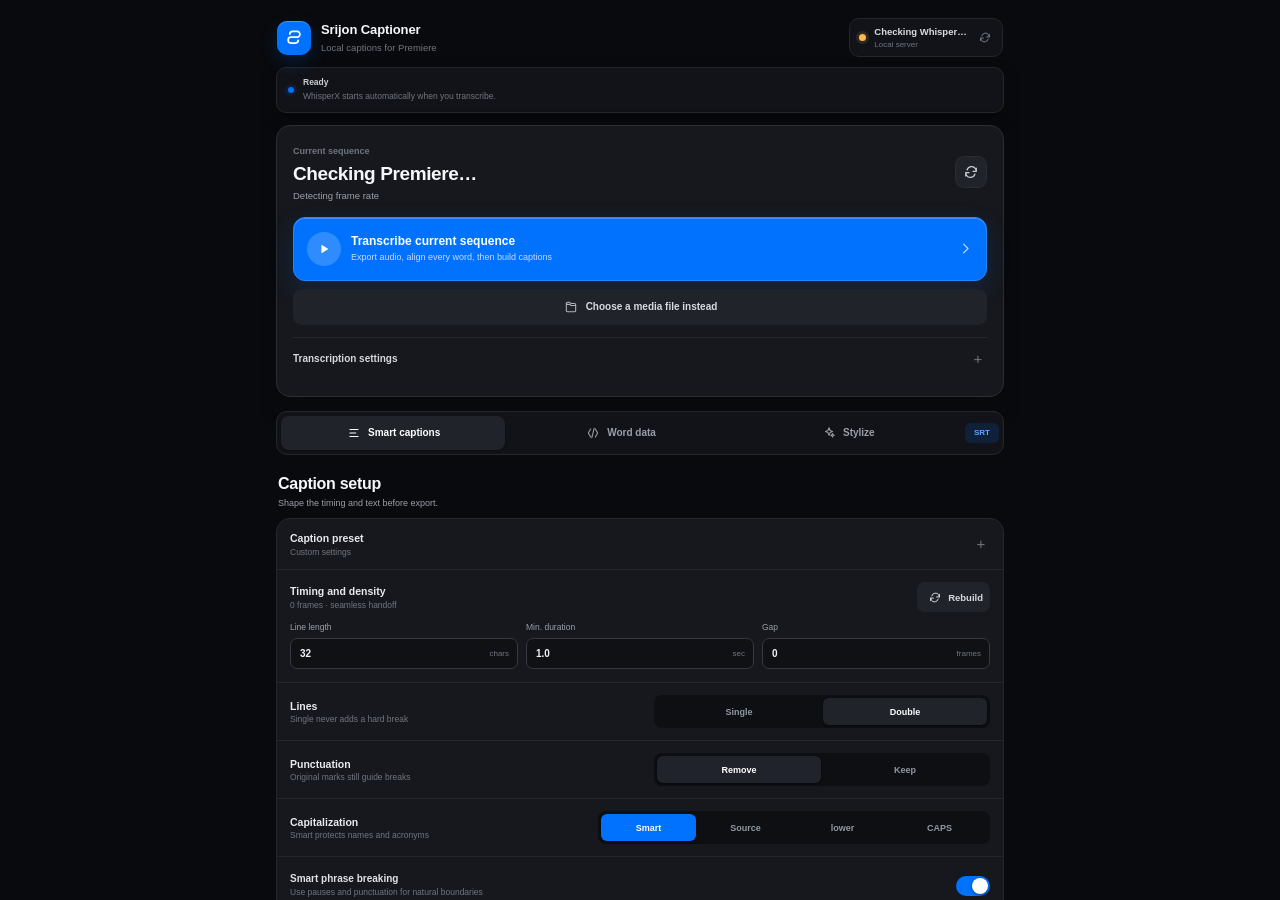
<file: source/premiere-plugin/index.html>
<!doctype html>
<html lang="en">
<head>
  <meta charset="utf-8" />
  <meta name="viewport" content="width=device-width, initial-scale=1" />
  <title>Srijon Captioner</title>
  <link rel="stylesheet" href="styles.css" />
</head>
<body>
  <main class="app" id="appScroll">
    <header class="topBar">
      <div class="brand">
        <span class="brandMark" aria-hidden="true">
          <svg viewBox="0 0 24 24"><path d="M7 7.25A3.25 3.25 0 0 1 10.25 4h5.5A3.25 3.25 0 0 1 19 7.25v.5A3.25 3.25 0 0 1 15.75 11h-7.5A3.25 3.25 0 0 0 5 14.25v.5A3.25 3.25 0 0 0 8.25 18h5.5A3.25 3.25 0 0 0 17 14.75"/></svg>
        </span>
        <span class="brandCopy">
          <strong>Srijon Captioner</strong>
          <small>Local captions for Premiere</small>
        </span>
      </div>

      <div id="testServerBtn" class="serverAction uiButton" role="button" tabindex="0" title="Test the local WhisperX server">
        <span id="serverBadge" class="statusDot bad" aria-hidden="true"></span>
        <span class="serverCopy">
          <strong id="serverTitle">Checking WhisperX…</strong>
          <small id="serverDetail">Local server</small>
        </span>
        <svg class="icon refreshIcon" viewBox="0 0 24 24" aria-hidden="true"><path d="M20 6v5h-5M4 18v-5h5M6.1 9A7 7 0 0 1 18.7 7L20 11M4 13l1.3 4A7 7 0 0 0 17.9 15"/></svg>
      </div>
    </header>

    <section id="activityBar" class="activityBar" aria-live="polite" aria-atomic="true" data-state="ready">
      <span class="activityDot" aria-hidden="true"></span>
      <span class="activityCopy"><strong id="activityLabel">Ready</strong><span id="status">WhisperX starts automatically when you transcribe.</span></span>
    </section>

    <section class="sourceBlock" aria-labelledby="sequenceName">
      <div class="sequenceRow">
        <div class="sequenceCopy">
          <span>Current sequence</span>
          <h1 id="sequenceName">Checking Premiere…</h1>
          <p id="sequenceFps">Detecting frame rate</p>
        </div>
        <div id="refreshSequenceBtn" class="iconButton uiButton" role="button" tabindex="0" title="Refresh active sequence" aria-label="Refresh active sequence">
          <svg class="icon" viewBox="0 0 24 24"><path d="M20 6v5h-5M4 18v-5h5M6.1 9A7 7 0 0 1 18.7 7L20 11M4 13l1.3 4A7 7 0 0 0 17.9 15"/></svg>
        </div>
      </div>

      <div id="transcribeSequenceBtn" class="primaryAction uiButton" role="button" tabindex="0">
        <span class="primaryIcon" aria-hidden="true">
          <svg class="icon" viewBox="0 0 24 24"><path d="m9 7 8 5-8 5V7Z"/></svg>
        </span>
        <span class="primaryCopy">
          <strong>Transcribe current sequence</strong>
          <small>Export audio, align every word, then build captions</small>
        </span>
        <svg class="icon actionChevron" viewBox="0 0 24 24" aria-hidden="true"><path d="m9 5 7 7-7 7"/></svg>
      </div>

      <div id="transcribeFileBtn" class="secondaryAction uiButton" role="button" tabindex="0">
        <svg class="icon" viewBox="0 0 24 24" aria-hidden="true"><path d="M4 7.5h6l2 2h8v8.5a2 2 0 0 1-2 2H6a2 2 0 0 1-2-2V7.5Zm0 0V6a2 2 0 0 1 2-2h4l2 2h6a2 2 0 0 1 2 2v1.5"/></svg>
        <span>Choose a media file instead</span>
      </div>

      <div id="transcriptionDisclosure" class="disclosure transcriptionDisclosure" data-disclosure>
        <div class="disclosureTrigger uiButton" role="button" tabindex="0" aria-expanded="false" aria-controls="transcriptionDisclosureBody">
          <span>Transcription settings</span>
          <span class="disclosureGlyph" aria-hidden="true">+</span>
        </div>
        <div id="transcriptionDisclosureBody" class="disclosureBody disclosureContent" aria-hidden="true">
          <div class="settingList compactSettings">
            <label class="settingRow"><span>Model</span><input id="model" value="large-v3" /></label>
            <label class="settingRow"><span>Language</span><select id="language"><option value="">Auto detect</option><option value="en">English</option><option value="bn">Bangla</option><option value="hi">Hindi</option><option value="de">German</option><option value="fr">French</option><option value="es">Spanish</option></select></label>
            <label class="settingRow"><span>Device</span><select id="device"><option value="cuda">CUDA / NVIDIA</option><option value="cpu">CPU</option></select></label>
            <label class="settingRow"><span>Compute</span><select id="computeType"><option value="float16">float16</option><option value="int8_float16">int8_float16</option><option value="int8">int8</option><option value="float32">float32</option></select></label>
            <label class="settingRow"><span>Batch size</span><input id="batchSize" class="shortInput" type="number" min="1" max="64" value="8" /></label>
            <label class="switchRow settingRow">
              <span class="switchCopy"><strong>Forced alignment</strong><small>Frame-accurate word timing</small></span>
              <input id="alignWords" type="checkbox" checked />
              <i class="switchTrack" aria-hidden="true"></i>
            </label>
            <label class="switchRow settingRow">
              <span class="switchCopy"><strong>Completion alert</strong><small>Windows sound + short popup when a job finishes</small></span>
              <input id="completionAlert" type="checkbox" checked />
              <i class="switchTrack" aria-hidden="true"></i>
            </label>
          </div>
          <div id="presetBtn" class="textAction uiButton" role="button" tabindex="0">Choose a different audio export preset</div>
          <p id="presetName" class="helperText">Automatic Waveform Audio preset detection.</p>
        </div>
      </div>
    </section>

    <nav class="modeControl" id="outputModeControl" aria-label="Output type">
      <div id="modeSmartBtn" class="modeOption uiButton active" role="button" tabindex="0">
        <svg class="icon" viewBox="0 0 24 24" aria-hidden="true"><path d="M5 6h14M5 12h10M5 18h14"/></svg>
        <span>Smart captions</span>
      </div>
      <div id="modeWordJsonBtn" class="modeOption uiButton" role="button" tabindex="0">
        <svg class="icon" viewBox="0 0 24 24" aria-hidden="true"><path d="m8 5-4 7 4 7M16 5l4 7-4 7M14 4l-4 16"/></svg>
        <span>Word data</span>
      </div>
      <div id="modeStylizeBtn" class="modeOption uiButton" role="button" tabindex="0">
        <svg class="icon" viewBox="0 0 24 24" aria-hidden="true"><path d="m12 3 1.8 4.6L18 9.5l-4.2 1.8L12 16l-1.8-4.7L6 9.5l4.2-1.9L12 3Zm6 10 .9 2.1L21 16l-2.1.9L18 19l-.9-2.1L15 16l2.1-.9L18 13Z"/></svg>
        <span>Stylize</span>
      </div>
      <span id="outputModeChip" class="formatBadge">SRT</span>
    </nav>
    <input id="outputMode" class="hiddenSetting" value="smart" />

    <section class="workspace" id="smartComposeSection">
      <header class="sectionHeader">
        <div>
          <h2>Caption setup</h2>
          <p>Shape the timing and text before export.</p>
        </div>
      </header>

      <div class="settingList captionSettings">
        <div id="presetDisclosure" class="insetDisclosure presetDisclosure" data-disclosure>
          <div class="disclosureTrigger uiButton" role="button" tabindex="0" aria-expanded="false" aria-controls="presetDisclosureBody">
            <span class="summaryCopy"><strong>Caption preset</strong><small id="stylePresetHint">Custom settings</small></span>
            <span class="disclosureGlyph" aria-hidden="true">+</span>
          </div>
          <div id="presetDisclosureBody" class="presetEditor disclosureContent" aria-hidden="true">
            <div class="presetLine">
              <select id="stylePresetSelect"><option value="">Custom / unsaved</option></select>
              <div id="loadStylePresetBtn" class="compactAction uiButton" role="button" tabindex="0">Load</div>
            </div>
            <div class="presetLine">
              <input id="stylePresetName" type="text" maxlength="60" placeholder="New preset name" />
              <div id="saveStylePresetBtn" class="compactAction accentAction uiButton" role="button" tabindex="0">Save</div>
              <div id="deleteStylePresetBtn" class="compactIconAction uiButton" role="button" tabindex="0" title="Delete selected preset" aria-label="Delete selected preset">
                <svg class="icon" viewBox="0 0 24 24"><path d="M4 7h16M9 7V4h6v3m3 0-1 13H7L6 7m4 4v5m4-5v5"/></svg>
              </div>
            </div>
          </div>
        </div>

        <div class="settingsSection timingBlock">
          <div class="rowHeading timingHeading">
            <span><strong>Timing and density</strong><small id="gapTimeHint">0 frames · seamless handoff</small></span>
            <div id="rebuildBtn" class="smallAction uiButton" role="button" tabindex="0" title="Rebuild captions with the current settings">
              <svg class="icon" viewBox="0 0 24 24" aria-hidden="true"><path d="M20 6v5h-5M4 18v-5h5M6.1 9A7 7 0 0 1 18.7 7L20 11M4 13l1.3 4A7 7 0 0 0 17.9 15"/></svg>
              <span>Rebuild</span>
            </div>
          </div>
          <div class="metricRow">
            <label class="metricField"><span>Line length</span><span class="metricControl"><input id="maxChars" type="number" min="8" max="100" value="32" /><em>chars</em></span></label>
            <label class="metricField"><span>Min. duration</span><span class="metricControl"><input id="minDuration" type="number" min="0.1" max="8" step="0.1" value="1.0" /><em>sec</em></span></label>
            <label class="metricField"><span>Gap</span><span class="metricControl"><input id="gapFrames" type="number" min="0" max="30" step="1" value="0" /><em>frames</em></span></label>
          </div>
        </div>

        <div class="choiceRow">
          <span class="rowHeading"><strong>Lines</strong><small>Single never adds a hard break</small></span>
          <div class="segmentedControl">
            <div id="lineSingleBtn" class="segment uiButton" role="button" tabindex="0">Single</div>
            <div id="lineDoubleBtn" class="segment uiButton active" role="button" tabindex="0">Double</div>
          </div>
          <input id="maxLines" class="hiddenSetting" type="number" min="1" max="2" value="2" />
        </div>

        <div class="choiceRow">
          <span class="rowHeading"><strong>Punctuation</strong><small>Original marks still guide breaks</small></span>
          <div class="segmentedControl">
            <div id="punctuationRemoveBtn" class="segment uiButton active" role="button" tabindex="0">Remove</div>
            <div id="punctuationKeepBtn" class="segment uiButton" role="button" tabindex="0">Keep</div>
          </div>
          <input id="punctuationMode" class="hiddenSetting" value="remove" />
        </div>

        <div class="choiceRow capitalizationRow">
          <span class="rowHeading"><strong>Capitalization</strong><small>Smart protects names and acronyms</small></span>
          <div class="segmentedControl fourSegments">
            <div id="capSmartBtn" class="segment uiButton active" role="button" tabindex="0">Smart</div>
            <div id="capOriginalBtn" class="segment uiButton" role="button" tabindex="0">Source</div>
            <div id="capLowerBtn" class="segment uiButton" role="button" tabindex="0">lower</div>
            <div id="capUpperBtn" class="segment uiButton" role="button" tabindex="0">CAPS</div>
          </div>
          <input id="capitalizationMode" class="hiddenSetting" value="smart" />
        </div>

        <label class="switchRow choiceRow phraseRow">
          <span class="switchCopy"><strong>Smart phrase breaking</strong><small>Use pauses and punctuation for natural boundaries</small></span>
          <input id="punctuationBreak" type="checkbox" checked />
          <i class="switchTrack" aria-hidden="true"></i>
        </label>

        <div id="advancedDisclosure" class="insetDisclosure advancedPanel" data-disclosure>
          <div class="disclosureTrigger uiButton" role="button" tabindex="0" aria-expanded="false" aria-controls="advancedDisclosureBody">
            <span class="summaryCopy"><strong>Advanced composition</strong><small>Pause limits and protected names</small></span>
            <span class="disclosureGlyph" aria-hidden="true">+</span>
          </div>
          <div id="advancedDisclosureBody" class="advancedBody disclosureContent" aria-hidden="true">
            <div class="advancedFields">
              <label><span>Pause boundary</span><span class="suffixControl"><input id="pauseMs" type="number" min="100" max="3000" step="50" value="450" /><em>ms</em></span></label>
              <label><span>Maximum duration</span><span class="suffixControl"><input id="maxDuration" type="number" min="1" max="12" step="0.1" value="5.0" /><em>sec</em></span></label>
            </div>
            <label class="customCapsField">
              <span>Always capitalize</span>
              <input id="customCaps" value="Adobe, Premiere, OpenAI, ChatGPT, YouTube, TikTok" />
              <small>Comma-separated names and brands. Common acronyms are automatic.</small>
            </label>
          </div>
        </div>
      </div>
    </section>

    <section class="workspace reviewWorkspace" id="smartPreviewSection">
      <header class="sectionHeader reviewHeader">
        <div><h2>Preview</h2><p id="transcriptMeta">Transcribe something to see composed captions.</p></div>
        <span id="captionCount" class="countBadge">0 captions</span>
      </header>
      <div id="composerStats" class="statsRow"></div>
      <div id="preview" class="preview"></div>
    </section>

    <section class="workspace deliveryWorkspace" id="smartExportSection">
      <header class="sectionHeader deliveryHeader">
        <div><h2>Export</h2><p>Auto-import saves revisioned SRTs beside the project.</p></div>
      </header>
      <div class="deliveryActions">
        <div id="saveSrtBtn" class="exportAction uiButton" role="button" tabindex="0" aria-disabled="true">Save SRT</div>
        <div id="copySrtBtn" class="exportAction uiButton" role="button" tabindex="0" aria-disabled="true">Copy</div>
        <div id="saveImportBtn" class="exportAction primaryExport uiButton" role="button" tabindex="0" aria-disabled="true">Auto-save + Import</div>
      </div>
      <div id="clearBtn" class="destructiveTextAction uiButton" role="button" tabindex="0" aria-disabled="true">Clear cached transcript</div>
    </section>


    <section class="workspace stylizeWorkspace modeHidden" id="stylizeSection">
      <header class="sectionHeader">
        <div>
          <h2>Stylize</h2>
          <p>Turn aligned transcript words into ready-to-use animated MOGRT captions.</p>
        </div>
        <span id="stylizeCount" class="countBadge">0 blocks</span>
      </header>

      <div class="stylizeIntro">
        <strong>Profile-driven MOGRT captions</strong>
        <span>The .srijon.json tells Captioner how many words each exposed text field can hold. Captioner decides the phrasing; Premiere receives finished MOGRT clips with real speech timing.</span>
      </div>

      <div class="settingList stylizeSettings">
        <div class="settingsSection">
          <div class="rowHeading">
            <span><strong>Caption style</strong><small id="stylizeProfileMeta">Add the .srijon.json exported beside your MOGRT.</small></span>
          </div>
          <div class="stylizePresetRow">
            <select id="stylizePresetSelect"><option value="">No MOGRT styles added</option></select>
            <div id="addStylizePresetBtn" class="compactAction accentAction uiButton" role="button" tabindex="0">Add style</div>
            <div id="removeStylizePresetBtn" class="compactIconAction uiButton" role="button" tabindex="0" title="Forget selected style" aria-label="Forget selected style">
              <svg class="icon" viewBox="0 0 24 24"><path d="M4 7h16M9 7V4h6v3m3 0-1 13H7L6 7m4 4v5m4-5v5"/></svg>
            </div>
          </div>
        </div>

        <div class="choiceRow stylizeTrackRow">
          <span class="rowHeading"><strong>Target video track</strong><small>MOGRT captions are generated on this existing track</small></span>
          <span class="suffixControl stylizeTrackControl"><em>V</em><input id="stylizeVideoTrack" type="number" min="1" max="99" step="1" value="3" /></span>
        </div>

        <label class="switchRow choiceRow phraseRow">
          <span class="switchCopy"><strong>Replace previous generated clips</strong><small>Only removes Srijon-generated clips for this preset on the target track</small></span>
          <input id="stylizeReplaceExisting" type="checkbox" checked />
          <i class="switchTrack" aria-hidden="true"></i>
        </label>

        <div class="stylizeActions">
          <div id="stylizeBuildBtn" class="exportAction uiButton" role="button" tabindex="0">Build smart preview</div>
          <div id="stylizeGenerateBtn" class="exportAction primaryExport uiButton" role="button" tabindex="0">Generate on timeline</div>
        </div>

        <div class="stylizeHelperRow">
          <div>
            <strong>Premiere 26.2 timeline helper</strong>
            <span>Required only for writing exposed MOGRT text fields reliably. Install once, then restart Premiere.</span>
          </div>
          <div id="stylizeInstallBridgeBtn" class="smallAction uiButton" role="button" tabindex="0">Install / repair helper</div>
        </div>
      </div>

      <div class="sectionHeader stylizePreviewHeader">
        <div><h2>Smart placement preview</h2><p>Each block below becomes one MOGRT clip.</p></div>
      </div>
      <div id="stylizePreview" class="stylizePreview"></div>
    </section>

    <section class="workspace jsonWorkspace modeHidden" id="wordJsonSection">
      <header class="sectionHeader">
        <div><h2>Word-level data</h2><p>Raw WhisperX segments and aligned timing.</p></div>
        <span id="wordJsonCount" class="countBadge">0 words</span>
      </header>
      <div class="jsonNotice">
        <svg class="icon" viewBox="0 0 24 24" aria-hidden="true"><circle cx="12" cy="12" r="9"/><path d="M12 11v6m0-10v.1"/></svg>
        <span><strong>Caption rules do not change this data.</strong><small>Word, start, end and score come directly from forced alignment.</small></span>
      </div>
      <p id="wordJsonMeta" class="helperText">Transcribe something to generate JSON.</p>
      <pre id="wordJsonPreview" class="wordJsonPreview">{
  "schema": "srijon-word-transcript-v1",
  "segments": []
}</pre>
      <div class="deliveryActions jsonActions">
        <div id="copyJsonBtn" class="exportAction uiButton" role="button" tabindex="0" aria-disabled="true">Copy JSON</div>
        <div id="clearJsonBtn" class="exportAction uiButton" role="button" tabindex="0" aria-disabled="true">Clear</div>
        <div id="saveJsonBtn" class="exportAction primaryExport uiButton" role="button" tabindex="0" aria-disabled="true">Auto-save JSON</div>
      </div>
    </section>

  </main>
  <script src="index.js"></script>
  <script src="stylize.js"></script>
</body>
</html>
</file>
<file: source/premiere-plugin/styles.css>
:root {
  --canvas: #090a0d;
  --surface: #16181d;
  --surface-raised: #202329;
  --surface-control: #0f1115;
  --line: #2a2d34;
  --line-soft: #23262c;
  --text: #f5f7fa;
  --text-secondary: #9a9fa9;
  --text-tertiary: #6f7580;
  --accent: #0172FE;
  --accent-hover: #1680ff;
  --accent-pressed: #0062dd;
  --danger: #ff6b6b;
  --success: #31d17c;
  --warning: #ffb84d;
  --radius-group: 14px;
  --radius-control: 9px;
}

* {
  box-sizing: border-box;
}

html,
body {
  width: 100%;
  height: 100%;
  min-width: 0;
  min-height: 0;
  margin: 0;
  overflow: hidden;
  background: var(--canvas);
  color: var(--text);
  font-family: -apple-system, BlinkMacSystemFont, "Segoe UI Variable", "Segoe UI", Arial, sans-serif;
  font-size: 12px;
  line-height: 1.4;
}

h1,
h2,
h3,
p,
pre {
  margin: 0;
}

svg {
  display: block;
}

.icon {
  width: 16px;
  height: 16px;
  flex: 0 0 16px;
  fill: none;
  stroke: currentColor;
  stroke-width: 1.8;
  stroke-linecap: round;
  stroke-linejoin: round;
}

.app {
  width: 100%;
  height: 100%;
  max-height: 100%;
  max-width: 760px;
  min-width: 0;
  margin: 0 auto;
  padding: 16px 16px 28px;
  overflow-x: hidden;
  overflow-y: scroll;
}

.uiButton {
  min-width: 0;
  cursor: pointer;
  -webkit-user-select: none;
  user-select: none;
}

.uiButton:focus {
  outline: 2px solid rgba(1, 114, 254, 0.9);
  outline-offset: 2px;
}

.uiButton[aria-disabled="true"] {
  cursor: default;
  opacity: 0.36;
}

.topBar {
  display: flex;
  min-width: 0;
  align-items: center;
  justify-content: space-between;
  padding: 2px 1px 10px;
}

.brand {
  display: flex;
  min-width: 0;
  align-items: center;
}

.brandMark {
  display: flex;
  width: 34px;
  height: 34px;
  flex: 0 0 34px;
  align-items: center;
  justify-content: center;
  border-radius: 10px;
  background: var(--accent);
  box-shadow: inset 0 1px 0 rgba(255, 255, 255, 0.24), 0 7px 18px rgba(1, 114, 254, 0.18);
}

.brandMark svg {
  width: 20px;
  height: 20px;
  fill: none;
  stroke: white;
  stroke-width: 2.1;
  stroke-linecap: round;
}

.brandCopy {
  display: flex;
  min-width: 0;
  margin-left: 10px;
  flex-direction: column;
}

.brandCopy strong {
  color: var(--text);
  font-size: 13px;
  font-weight: 650;
  letter-spacing: -0.1px;
}

.brandCopy small {
  margin-top: 1px;
  color: var(--text-tertiary);
  font-size: 9.5px;
}

.serverAction {
  display: flex;
  max-width: 48%;
  min-height: 34px;
  align-items: center;
  padding: 6px 9px;
  border: 1px solid var(--line-soft);
  border-radius: 10px;
  background: #111318;
  color: var(--text-secondary);
}

.serverAction:hover {
  border-color: #353942;
  background: #181a20;
}

.serverAction.is-checking {
  border-color: rgba(1, 114, 254, 0.48);
  background: rgba(1, 114, 254, 0.09);
}

.serverAction.is-checking .refreshIcon {
  color: #70adff;
}

.serverAction.is-verified {
  border-color: rgba(49, 209, 124, 0.35);
}

.statusDot {
  width: 7px;
  height: 7px;
  flex: 0 0 7px;
  border-radius: 50%;
  background: var(--warning);
  box-shadow: 0 0 0 3px rgba(255, 184, 77, 0.12);
}

.statusDot.good {
  background: var(--success);
  box-shadow: 0 0 0 3px rgba(49, 209, 124, 0.12);
}

.statusDot.bad {
  background: var(--warning);
}

.serverCopy {
  display: flex;
  min-width: 0;
  margin-left: 8px;
  flex: 1 1 auto;
  flex-direction: column;
}

.serverCopy strong,
.serverCopy small {
  overflow: hidden;
  text-overflow: ellipsis;
  white-space: nowrap;
}

.serverCopy strong {
  color: #d8dbe1;
  font-size: 9.5px;
  font-weight: 620;
}

.serverCopy small {
  margin-top: 1px;
  color: var(--text-tertiary);
  font-size: 8px;
}

.refreshIcon {
  width: 13px;
  height: 13px;
  margin-left: 7px;
  color: #777d88;
}

.sourceBlock {
  padding: 16px;
  border: 1px solid var(--line);
  border-radius: var(--radius-group);
  background: var(--surface);
  box-shadow: 0 10px 30px rgba(0, 0, 0, 0.14);
}

.sequenceRow {
  display: flex;
  min-width: 0;
  align-items: center;
  justify-content: space-between;
}

.sequenceCopy {
  min-width: 0;
  flex: 1 1 auto;
}

.sequenceCopy > span {
  color: var(--text-tertiary);
  font-size: 9px;
  font-weight: 580;
}

.sequenceCopy h1 {
  overflow: hidden;
  margin-top: 2px;
  color: var(--text);
  font-size: 19px;
  font-weight: 620;
  letter-spacing: -0.4px;
  text-overflow: ellipsis;
  white-space: nowrap;
}

.sequenceCopy p {
  margin-top: 1px;
  color: var(--text-secondary);
  font-size: 9.5px;
}

.iconButton {
  display: flex;
  width: 32px;
  height: 32px;
  flex: 0 0 32px;
  align-items: center;
  justify-content: center;
  margin-left: 12px;
  border: 1px solid var(--line);
  border-radius: 9px;
  background: var(--surface-raised);
  color: #c6cad1;
}

.iconButton:hover {
  background: #292c33;
  color: white;
}

.primaryAction {
  display: flex;
  width: 100%;
  min-height: 64px;
  align-items: center;
  margin-top: 15px;
  padding: 12px 13px;
  border: 1px solid #2487ff;
  border-radius: 12px;
  background: var(--accent);
  color: white;
  box-shadow: inset 0 1px 0 rgba(255, 255, 255, 0.22), 0 8px 24px rgba(1, 114, 254, 0.17);
}

.primaryAction:hover {
  background: var(--accent-hover);
}

.primaryAction:active {
  background: var(--accent-pressed);
}

.primaryAction.is-job-running {
  border-color: #4597ff;
  background: #075ebf;
  cursor: progress;
  box-shadow: inset 0 1px 0 rgba(255, 255, 255, 0.14), 0 0 0 2px rgba(1, 114, 254, 0.12);
}

.primaryIcon {
  display: flex;
  width: 34px;
  height: 34px;
  flex: 0 0 34px;
  align-items: center;
  justify-content: center;
  border-radius: 50%;
  background: rgba(255, 255, 255, 0.18);
}

.primaryIcon .icon {
  width: 16px;
  height: 16px;
  fill: white;
  stroke: white;
}

.primaryCopy {
  display: flex;
  min-width: 0;
  margin: 0 10px;
  flex: 1 1 auto;
  flex-direction: column;
}

.primaryCopy strong {
  font-size: 12px;
  font-weight: 680;
  line-height: 1.25;
}

.primaryCopy small {
  margin-top: 3px;
  color: rgba(255, 255, 255, 0.76);
  font-size: 9px;
  line-height: 1.3;
}

.actionChevron {
  width: 15px;
  height: 15px;
  flex: 0 0 15px;
  color: rgba(255, 255, 255, 0.78);
}

.secondaryAction {
  display: flex;
  min-height: 36px;
  align-items: center;
  justify-content: center;
  margin-top: 8px;
  padding: 8px 12px;
  border-radius: 9px;
  background: var(--surface-raised);
  color: #d7dae0;
  font-size: 10px;
  font-weight: 590;
  text-align: center;
}

.secondaryAction .icon {
  width: 14px;
  height: 14px;
  margin-right: 7px;
  color: #aeb3bd;
}

.secondaryAction:hover {
  background: #292c33;
  color: white;
}

.secondaryAction.is-job-running {
  color: #8dbfff;
  cursor: progress;
}

.disclosure {
  margin-top: 12px;
  border-top: 1px solid var(--line-soft);
}

.disclosureTrigger {
  display: flex;
  min-height: 42px;
  align-items: center;
  justify-content: space-between;
  color: #d4d7dd;
  cursor: pointer;
  font-size: 10px;
  font-weight: 590;
  outline-offset: -2px;
}

.disclosureTrigger:hover {
  color: #ffffff;
}

.disclosureGlyph {
  width: 18px;
  flex: 0 0 18px;
  color: var(--text-tertiary);
  font-size: 15px;
  font-weight: 400;
  line-height: 18px;
  text-align: center;
}

.is-open > .disclosureTrigger .disclosureGlyph {
  color: #79b3ff;
}

.disclosureContent {
  display: none;
}

.is-open > .disclosureContent {
  display: block;
}

.disclosureBody {
  padding: 2px 0 1px;
}

.settingList {
  overflow: hidden;
  border: 1px solid var(--line-soft);
  border-radius: var(--radius-group);
  background: var(--surface);
}

.compactSettings {
  background: #111318;
}

.settingRow {
  display: flex;
  min-height: 43px;
  align-items: center;
  justify-content: space-between;
  padding: 7px 11px;
  color: #cfd2d8;
  font-size: 10px;
}

.settingRow + .settingRow {
  border-top: 1px solid var(--line-soft);
}

.settingRow > span:first-child {
  min-width: 72px;
  margin-right: 12px;
}

input,
select {
  width: 100%;
  min-width: 0;
  height: 30px;
  margin: 0;
  padding: 0 9px;
  border: 1px solid #343841;
  border-radius: 7px;
  outline: none;
  background: var(--surface-control);
  background-image: none;
  box-shadow: none;
  color: #f0f2f5;
  font: inherit;
  font-size: 10px;
}

select {
  padding-right: 22px;
}

input:focus,
select:focus {
  border-color: var(--accent);
  box-shadow: 0 0 0 1px var(--accent);
}

.settingRow > input,
.settingRow > select {
  width: 48%;
  max-width: 210px;
}

.settingRow > input.shortInput {
  width: 74px;
}

.switchRow {
  position: relative;
}

.switchCopy {
  display: flex;
  min-width: 0;
  flex: 1 1 auto;
  flex-direction: column;
}

.switchCopy strong {
  color: #dfe2e7;
  font-size: 10px;
  font-weight: 590;
}

.switchCopy small {
  margin-top: 1px;
  color: var(--text-tertiary);
  font-size: 8.5px;
  font-weight: 400;
}

.switchRow input[type="checkbox"] {
  position: absolute;
  width: 1px;
  height: 1px;
  opacity: 0;
}

.switchTrack {
  position: relative;
  width: 34px;
  height: 20px;
  flex: 0 0 34px;
  margin-left: 12px;
  border-radius: 10px;
  background: #3c4049;
}

.switchTrack::after {
  position: absolute;
  top: 2px;
  left: 2px;
  width: 16px;
  height: 16px;
  border-radius: 50%;
  background: #ffffff;
  box-shadow: 0 1px 3px rgba(0, 0, 0, 0.42);
  content: "";
}

.switchRow input:checked + .switchTrack {
  background: var(--accent);
}

.switchRow input:checked + .switchTrack::after {
  left: 16px;
}

.switchRow input:focus + .switchTrack {
  box-shadow: 0 0 0 2px rgba(1, 114, 254, 0.35);
}

.textAction {
  margin-top: 10px;
  color: #59a2ff;
  font-size: 10px;
  font-weight: 560;
}

.textAction:hover {
  color: #8cbeff;
}

.helperText {
  margin-top: 4px;
  color: var(--text-tertiary);
  font-size: 8.5px;
  line-height: 1.4;
}

.modeControl {
  display: flex;
  min-width: 0;
  align-items: center;
  margin: 14px 0 18px;
  padding: 4px;
  border: 1px solid var(--line-soft);
  border-radius: 11px;
  background: #111318;
}

.modeOption {
  display: flex;
  min-width: 0;
  min-height: 34px;
  align-items: center;
  justify-content: center;
  flex: 1 1 0;
  padding: 7px 10px;
  border-radius: 8px;
  color: var(--text-secondary);
  font-size: 10px;
  font-weight: 590;
}

.modeOption + .modeOption {
  margin-left: 3px;
}

.modeOption .icon {
  width: 14px;
  height: 14px;
  margin-right: 6px;
}

.modeOption:hover {
  color: #e7e9ed;
}

.modeOption.active {
  background: var(--surface-raised);
  color: white;
  box-shadow: 0 1px 3px rgba(0, 0, 0, 0.36);
}

.formatBadge {
  min-width: 34px;
  margin-left: 5px;
  padding: 4px 7px;
  border-radius: 6px;
  background: rgba(1, 114, 254, 0.14);
  color: #62a8ff;
  font-size: 8px;
  font-weight: 700;
  text-align: center;
}

.workspace + .workspace {
  margin-top: 23px;
}

.sectionHeader {
  display: flex;
  min-width: 0;
  align-items: flex-start;
  justify-content: space-between;
  margin-bottom: 9px;
  padding: 0 2px;
}

.sectionHeader > div:first-child {
  min-width: 0;
}

.sectionHeader h2 {
  color: var(--text);
  font-size: 16px;
  font-weight: 650;
  letter-spacing: -0.28px;
}

.sectionHeader p {
  margin-top: 2px;
  color: var(--text-secondary);
  font-size: 9px;
  line-height: 1.35;
}

.smallAction {
  display: flex;
  min-height: 30px;
  align-items: center;
  margin-left: 10px;
  padding: 6px 10px;
  border-radius: 8px;
  background: var(--surface-raised);
  color: #d5d8de;
  font-size: 9.5px;
  font-weight: 590;
}

.smallAction .icon {
  width: 13px;
  height: 13px;
  margin-right: 5px;
}

.smallAction:hover {
  background: #2a2d34;
  color: white;
}

.captionSettings > * + * {
  border-top: 1px solid var(--line-soft);
}

.insetDisclosure > .disclosureTrigger {
  min-height: 50px;
  padding: 8px 13px;
}

.summaryCopy,
.rowHeading,
.rowHeading > span {
  display: flex;
  min-width: 0;
  flex-direction: column;
}

.summaryCopy strong,
.rowHeading strong {
  color: #e8eaee;
  font-size: 10.5px;
  font-weight: 590;
}

.summaryCopy small,
.rowHeading small {
  margin-top: 1px;
  color: var(--text-tertiary);
  font-size: 8.5px;
  font-weight: 400;
  line-height: 1.3;
}

.presetEditor {
  padding: 0 12px 12px;
}

.presetLine {
  display: flex;
  min-width: 0;
  align-items: center;
}

.presetLine + .presetLine {
  margin-top: 6px;
}

.presetLine input,
.presetLine select {
  min-width: 0;
  flex: 1 1 auto;
}

.compactAction,
.compactIconAction {
  display: flex;
  height: 30px;
  align-items: center;
  justify-content: center;
  margin-left: 6px;
  border-radius: 7px;
  background: var(--surface-raised);
  color: #d9dce2;
  font-size: 9.5px;
  font-weight: 600;
}

.compactAction {
  min-width: 52px;
  padding: 0 11px;
}

.compactIconAction {
  width: 30px;
  flex: 0 0 30px;
}

.compactIconAction .icon {
  width: 13px;
  height: 13px;
}

.compactAction:hover,
.compactIconAction:hover {
  background: #2c3037;
  color: white;
}

.accentAction {
  background: var(--accent);
  color: white;
}

.accentAction:hover {
  background: var(--accent-hover);
}

.settingsSection {
  padding: 12px 13px 13px;
}

.timingHeading {
  align-items: center;
  flex-direction: row;
  justify-content: space-between;
}

.timingHeading > span {
  display: flex;
  min-width: 0;
  flex-direction: column;
}

.timingHeading .smallAction {
  flex: 0 0 auto;
  margin-left: 12px;
}

.metricRow {
  display: flex;
  min-width: 0;
  margin-top: 10px;
}

.metricField {
  display: flex;
  min-width: 0;
  flex: 1 1 0;
  flex-direction: column;
}

.metricField + .metricField {
  margin-left: 8px;
}

.metricField > span:first-child {
  margin-bottom: 4px;
  color: var(--text-secondary);
  font-size: 8.5px;
}

.metricControl,
.suffixControl {
  display: flex;
  min-width: 0;
  height: 31px;
  align-items: center;
  border: 1px solid #343841;
  border-radius: 7px;
  background: var(--surface-control);
}

.metricControl input,
.suffixControl input {
  height: 29px;
  min-width: 0;
  flex: 1 1 auto;
  padding-right: 2px;
  border: 0;
  background: transparent;
  box-shadow: none;
  font-weight: 620;
}

.metricControl em,
.suffixControl em {
  margin: 0 8px 0 4px;
  color: var(--text-tertiary);
  font-size: 8px;
  font-style: normal;
}

.choiceRow {
  display: flex;
  min-height: 58px;
  align-items: center;
  justify-content: space-between;
  padding: 10px 13px;
}

.choiceRow > .rowHeading {
  flex: 1 1 auto;
  margin-right: 14px;
}

.segmentedControl {
  display: flex;
  min-width: 172px;
  flex: 0 1 48%;
  padding: 3px;
  border-radius: 8px;
  background: #0d0f12;
}

.segment {
  display: flex;
  min-width: 0;
  min-height: 27px;
  align-items: center;
  justify-content: center;
  flex: 1 1 0;
  padding: 5px 7px;
  border-radius: 6px;
  color: #9298a3;
  font-size: 9px;
  font-weight: 590;
  text-align: center;
}

.segment + .segment {
  margin-left: 2px;
}

.segment:hover {
  color: #dce0e6;
}

.segment.active {
  background: var(--surface-raised);
  color: white;
  box-shadow: 0 1px 3px rgba(0, 0, 0, 0.45);
}

.fourSegments {
  min-width: 232px;
  flex-basis: 56%;
}

.fourSegments .segment.active {
  background: var(--accent);
}

.phraseRow {
  cursor: pointer;
}

.phraseRow .switchCopy {
  margin-right: 12px;
}

.advancedBody {
  padding: 0 12px 13px;
}

.advancedFields {
  display: flex;
  min-width: 0;
}

.advancedFields > label {
  display: flex;
  min-width: 0;
  flex: 1 1 0;
  flex-direction: column;
  color: var(--text-secondary);
  font-size: 8.5px;
}

.advancedFields > label + label {
  margin-left: 8px;
}

.advancedFields > label > span:first-child {
  margin-bottom: 4px;
}

.customCapsField {
  display: flex;
  margin-top: 10px;
  flex-direction: column;
  color: var(--text-secondary);
  font-size: 8.5px;
}

.customCapsField input {
  margin-top: 4px;
}

.customCapsField small {
  margin-top: 4px;
  color: var(--text-tertiary);
  font-size: 8px;
}

.countBadge {
  flex: 0 0 auto;
  margin: 2px 0 0 10px;
  padding: 4px 8px;
  border-radius: 7px;
  background: var(--surface-raised);
  color: #b9bec7;
  font-size: 8.5px;
  font-weight: 590;
}

.statsRow {
  display: flex;
  min-width: 0;
  margin-bottom: 7px;
}

.stat {
  min-width: 0;
  flex: 1 1 0;
  padding: 7px 8px;
  border: 1px solid var(--line-soft);
  background: #111318;
  color: #b9bec7;
  font-size: 8px;
  text-align: center;
}

.stat:first-child {
  border-radius: 8px 0 0 8px;
}

.stat:last-child {
  border-radius: 0 8px 8px 0;
}

.stat + .stat {
  border-left: 0;
}

.preview {
  max-height: 260px;
  overflow-y: auto;
  border: 1px solid var(--line-soft);
  border-radius: var(--radius-group);
  background: #111318;
}

.preview:empty {
  min-height: 78px;
}

.preview:empty::before {
  display: block;
  padding: 28px 14px;
  color: var(--text-tertiary);
  content: "Your caption preview will appear here.";
  font-size: 9px;
  text-align: center;
}

.captionItem {
  padding: 9px 12px;
}

.captionItem + .captionItem {
  border-top: 1px solid var(--line-soft);
}

.time {
  margin-bottom: 3px;
  color: #6f91bd;
  font-size: 8px;
  font-variant-numeric: tabular-nums;
}

.captionText {
  color: #eceef2;
  font-size: 10px;
  line-height: 1.45;
}

.captionItem.hint {
  color: var(--text-tertiary);
  font-size: 8.5px;
}

.deliveryActions {
  display: flex;
  min-width: 0;
}

.exportAction {
  display: flex;
  min-width: 0;
  min-height: 38px;
  align-items: center;
  justify-content: center;
  flex: 1 1 0;
  padding: 9px 10px;
  border-radius: 9px;
  background: var(--surface-raised);
  color: #d9dce2;
  font-size: 10px;
  font-weight: 620;
  text-align: center;
}

.exportAction + .exportAction {
  margin-left: 7px;
}

.exportAction:hover {
  background: #2b2f36;
  color: white;
}

.primaryExport {
  flex-grow: 1.35;
  background: var(--accent);
  color: white;
}

.primaryExport:hover {
  background: var(--accent-hover);
}

.destructiveTextAction {
  margin-top: 10px;
  color: #8a909a;
  font-size: 8.5px;
  text-align: center;
}

.destructiveTextAction:hover {
  color: var(--danger);
}

.jsonNotice {
  display: flex;
  align-items: flex-start;
  padding: 11px 12px;
  border: 1px solid rgba(1, 114, 254, 0.23);
  border-radius: 10px;
  background: rgba(1, 114, 254, 0.08);
  color: #7bb4ff;
}

.jsonNotice > .icon {
  margin: 1px 8px 0 0;
}

.jsonNotice > span {
  display: flex;
  min-width: 0;
  flex-direction: column;
}

.jsonNotice strong {
  color: #cfe4ff;
  font-size: 9.5px;
  font-weight: 590;
}

.jsonNotice small {
  margin-top: 2px;
  color: #7399c9;
  font-size: 8px;
}

.wordJsonPreview {
  max-height: 300px;
  margin-top: 8px;
  overflow: auto;
  padding: 12px;
  border: 1px solid var(--line-soft);
  border-radius: 10px;
  background: #0d0f12;
  color: #cdd5df;
  font-family: "Cascadia Mono", Consolas, monospace;
  font-size: 8.5px;
  line-height: 1.5;
  white-space: pre-wrap;
}

.jsonActions {
  margin-top: 9px;
}

.activityBar {
  display: flex;
  min-width: 0;
  min-height: 43px;
  align-items: center;
  margin: 0 0 12px;
  padding: 9px 11px;
  border: 1px solid var(--line-soft);
  border-radius: 10px;
  background: #111318;
  box-shadow: 0 8px 18px rgba(0, 0, 0, 0.2);
  color: var(--text-secondary);
}

.activityDot {
  width: 6px;
  height: 6px;
  flex: 0 0 6px;
  margin: 0 9px 0 0;
  border-radius: 50%;
  background: var(--accent);
  box-shadow: 0 0 0 3px rgba(1, 114, 254, 0.11);
}

.activityCopy {
  display: flex;
  min-width: 0;
  flex-direction: column;
}

.activityCopy strong {
  color: #c9cdd4;
  font-size: 8.5px;
  font-weight: 620;
}

.activityCopy span {
  margin-top: 2px;
  color: var(--text-tertiary);
  font-size: 8.5px;
  line-height: 1.4;
  white-space: pre-wrap;
}

.activityBar[data-state="busy"] .activityDot {
  background: var(--accent);
}

.activityBar[data-state="success"] .activityDot {
  background: var(--success);
  box-shadow: 0 0 0 3px rgba(49, 209, 124, 0.12);
}

.activityBar[data-state="error"] .activityDot {
  background: var(--danger);
  box-shadow: 0 0 0 3px rgba(255, 107, 107, 0.12);
}

.activityBar[data-state="error"] .activityCopy strong {
  color: #ff9a9a;
}

.hiddenSetting,
.modeHidden {
  display: none !important;
}

@media (max-width: 420px) {
  .app {
    padding: 12px 11px 24px;
  }

  .topBar {
    align-items: flex-start;
  }

  .brandMark {
    width: 31px;
    height: 31px;
    flex-basis: 31px;
  }

  .brandCopy small,
  .serverCopy small,
  .refreshIcon {
    display: none;
  }

  .serverAction {
    min-height: 31px;
    padding: 6px 8px;
  }

  .serverCopy strong {
    max-width: 100px;
  }

  .sourceBlock {
    padding: 13px;
  }

  .primaryAction {
    padding: 11px;
  }

  .primaryCopy small {
    white-space: normal;
  }

  .settingRow > input,
  .settingRow > select {
    width: 52%;
  }

  .modeOption {
    padding-right: 6px;
    padding-left: 6px;
  }

  .modeOption .icon {
    display: none;
  }

  .formatBadge {
    min-width: 30px;
  }

  .metricRow {
    flex-wrap: wrap;
  }

  .metricField {
    min-width: 30%;
  }

  .metricField + .metricField {
    margin-left: 6px;
  }

  .choiceRow {
    align-items: stretch;
    flex-direction: column;
  }

  .choiceRow > .rowHeading {
    margin: 0 0 8px;
  }

  .segmentedControl,
  .fourSegments {
    width: 100%;
    min-width: 0;
    flex-basis: auto;
  }

  .phraseRow {
    align-items: center;
    flex-direction: row;
  }

  .phraseRow .switchCopy {
    margin: 0;
  }

  .advancedFields {
    flex-direction: column;
  }

  .advancedFields > label + label {
    margin: 8px 0 0;
  }

  .deliveryActions {
    flex-wrap: wrap;
  }

  .exportAction {
    flex-basis: 42%;
  }

  .primaryExport {
    min-width: 100%;
    margin: 7px 0 0 !important;
  }
}

@media (max-width: 330px) {
  .topBar {
    flex-wrap: wrap;
  }

  .brandCopy small {
    display: none;
  }

  .brandCopy strong {
    font-size: 12px;
  }

  .serverAction {
    width: 100%;
    max-width: none;
    margin-top: 9px;
  }

  .serverCopy strong {
    max-width: none;
  }

  .primaryIcon {
    display: none;
  }

  .primaryCopy {
    margin-left: 0;
  }

  .metricField > span:first-child {
    font-size: 8px;
  }
}


/* Stylize / smart MOGRT workspace */
.stylizeWorkspace {
  border-color: rgba(130, 92, 255, 0.22);
}

.stylizeIntro {
  display: flex;
  min-width: 0;
  margin-bottom: 10px;
  padding: 11px 12px;
  border: 1px solid rgba(130, 92, 255, 0.22);
  border-radius: 10px;
  background: rgba(130, 92, 255, 0.07);
  flex-direction: column;
}

.stylizeIntro strong {
  color: #e5dcff;
  font-size: 9.5px;
  font-weight: 620;
}

.stylizeIntro span {
  margin-top: 3px;
  color: #9f91c8;
  font-size: 8.5px;
  line-height: 1.45;
}

.stylizePresetRow,
.stylizeActions,
.stylizeHelperRow {
  display: flex;
  min-width: 0;
  align-items: center;
}

.stylizePresetRow {
  margin-top: 8px;
}

.stylizePresetRow select {
  min-width: 0;
  flex: 1 1 auto;
}

.stylizePresetRow .compactAction,
.stylizePresetRow .compactIconAction {
  margin-left: 7px;
}

.stylizeTrackControl {
  width: 84px;
  flex: 0 0 84px;
}

.stylizeTrackControl em {
  order: 0;
}

.stylizeTrackControl input {
  width: 48px;
}

.stylizeActions {
  padding: 10px 12px 12px;
}

.stylizeActions .exportAction + .exportAction {
  margin-left: 7px;
}

.stylizeHelperRow {
  justify-content: space-between;
  padding: 10px 12px 12px;
  border-top: 1px solid var(--line-soft);
}

.stylizeHelperRow > div:first-child {
  display: flex;
  min-width: 0;
  padding-right: 10px;
  flex: 1 1 auto;
  flex-direction: column;
}

.stylizeHelperRow strong {
  color: #d5d8de;
  font-size: 8.8px;
  font-weight: 620;
}

.stylizeHelperRow span {
  margin-top: 2px;
  color: var(--text-tertiary);
  font-size: 8px;
  line-height: 1.35;
}

.stylizeHelperRow .smallAction {
  flex: 0 0 auto;
}

.stylizePreviewHeader {
  margin-top: 14px;
}

.stylizePreview {
  overflow: hidden;
  border: 1px solid var(--line-soft);
  border-radius: var(--radius-group);
  background: #111318;
}

.stylizeEmpty {
  padding: 26px 14px;
  color: var(--text-tertiary);
  font-size: 9px;
  text-align: center;
}

.stylizeBlock {
  padding: 9px 12px;
}

.stylizeBlock + .stylizeBlock {
  border-top: 1px solid var(--line-soft);
}

.stylizeField {
  display: flex;
  min-width: 0;
  align-items: baseline;
  margin-top: 3px;
}

.stylizeField span {
  width: 78px;
  flex: 0 0 78px;
  color: #7f8793;
  font-size: 7.8px;
  text-transform: uppercase;
}

.stylizeField strong {
  min-width: 0;
  color: #eceef2;
  font-size: 10px;
  font-weight: 610;
  line-height: 1.4;
}

@media (max-width: 420px) {
  .modeControl {
    flex-wrap: wrap;
  }

  .modeControl .modeOption {
    min-width: 29%;
  }

  .stylizePresetRow {
    flex-wrap: wrap;
  }

  .stylizePresetRow select {
    width: 100%;
    flex-basis: 100%;
  }

  .stylizePresetRow .compactAction {
    margin: 7px 0 0;
    flex: 1 1 auto;
  }

  .stylizePresetRow .compactIconAction {
    margin-top: 7px;
  }

  .stylizeActions,
  .stylizeHelperRow {
    align-items: stretch;
    flex-direction: column;
  }

  .stylizeActions .exportAction + .exportAction,
  .stylizeHelperRow .smallAction {
    margin: 7px 0 0;
  }

  .stylizeHelperRow > div:first-child {
    padding-right: 0;
  }
}
</file>
